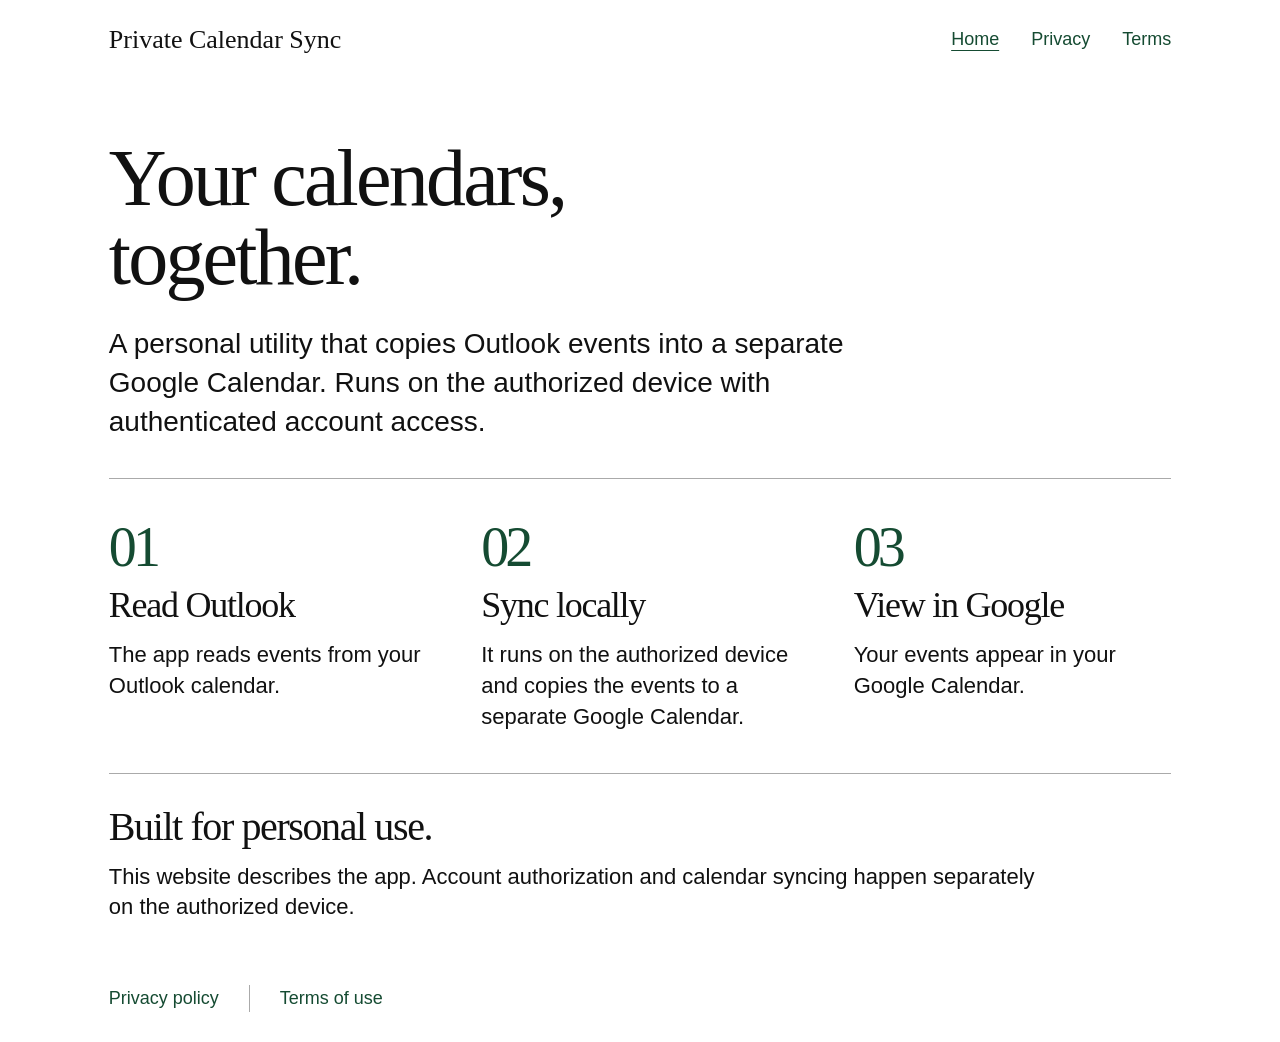
<file: index.html>
<!doctype html><html lang="en"><head><meta charset="utf-8"><meta name="viewport" content="width=device-width, initial-scale=1"><meta name="description" content="A personal Outlook-to-Google Calendar sync utility that runs on the authorized device."><meta name="referrer" content="no-referrer"><title>Home | Private Calendar Sync</title><link rel="stylesheet" href="styles.css"></head><body><a class="skip" href="#main">Skip to content</a><div class="wrap"><header><a class="brand" href="index.html">Private Calendar Sync</a><nav aria-label="Main navigation"><a href="index.html" aria-current="page">Home</a><a href="privacy.html">Privacy</a><a href="terms.html">Terms</a></nav></header><main id="main"><section class="hero"><h1>Your calendars,<br>together.</h1><p>A personal utility that copies Outlook events into a separate Google Calendar. Runs on the authorized device with authenticated account access.</p></section><section class="steps" aria-label="How it works"><div><span class="number" aria-hidden="true">01</span><h3>Read Outlook</h3><p>The app reads events from your Outlook calendar.</p></div><div><span class="number" aria-hidden="true">02</span><h3>Sync locally</h3><p>It runs on the authorized device and copies the events to a separate Google Calendar.</p></div><div><span class="number" aria-hidden="true">03</span><h3>View in Google</h3><p>Your events appear in your Google Calendar.</p></div></section><section class="personal"><h2>Built for personal use.</h2><p>This website describes the app. Account authorization and calendar syncing happen separately on the authorized device.</p></section></main><footer><a href="privacy.html">Privacy policy</a><a href="terms.html">Terms of use</a></footer></div></body></html>
</file>
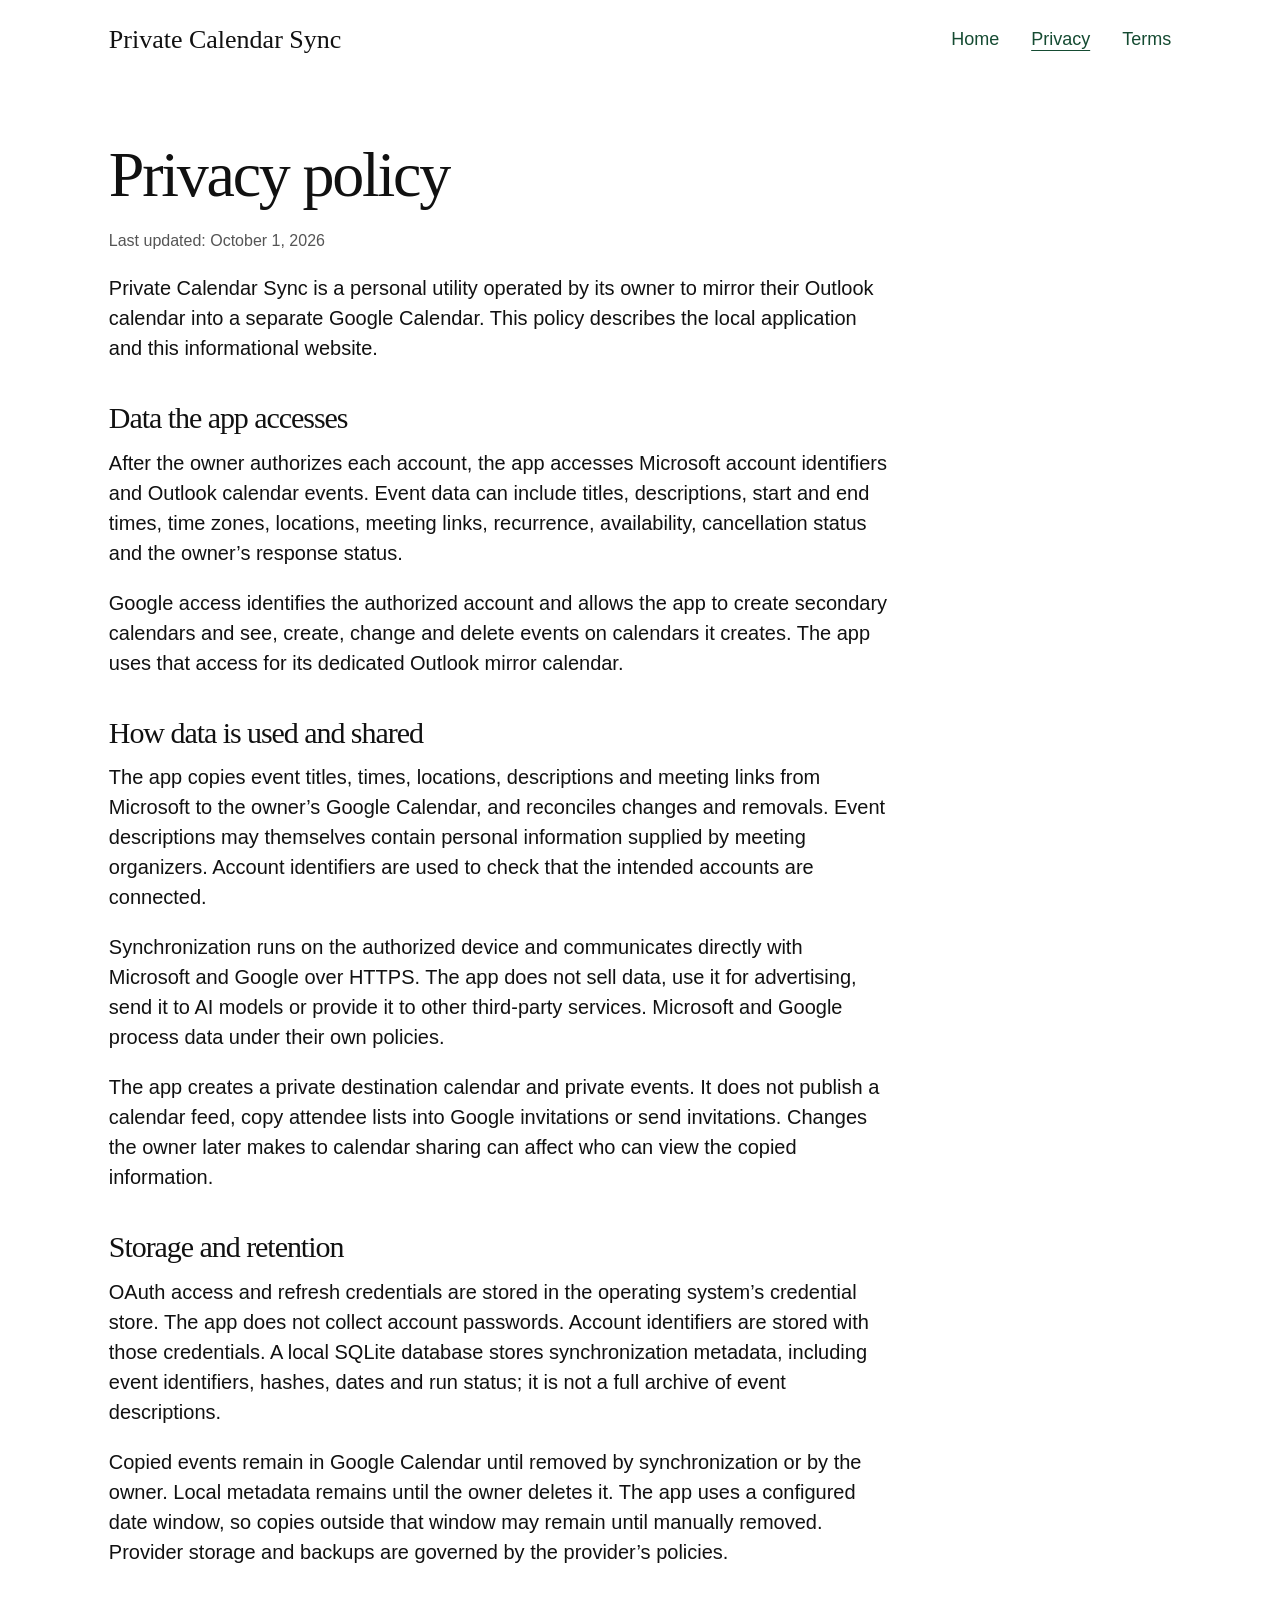
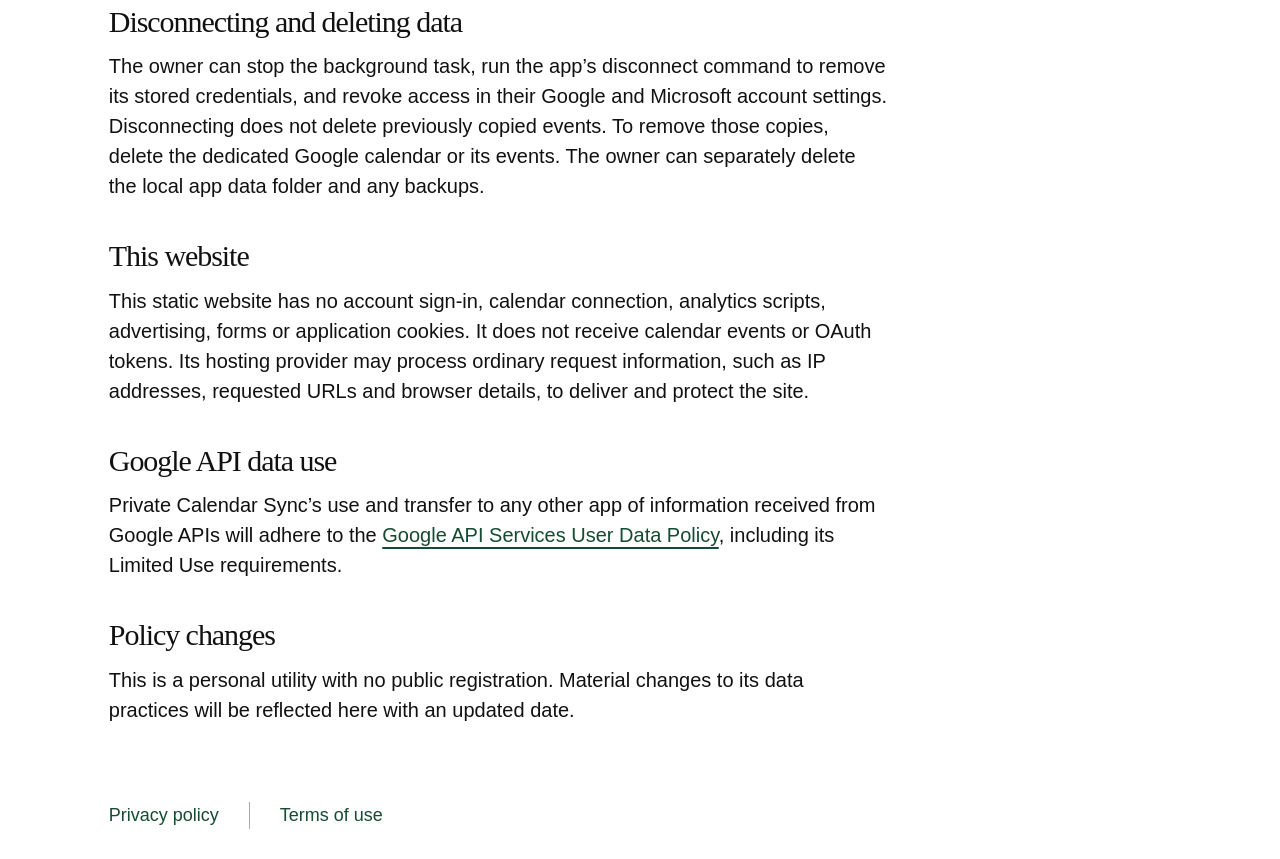
<file: privacy.html>
<!doctype html><html lang="en"><head><meta charset="utf-8"><meta name="viewport" content="width=device-width, initial-scale=1"><meta name="description" content="How Private Calendar Sync accesses, uses, stores and transfers calendar information."><meta name="referrer" content="no-referrer"><title>Privacy policy | Private Calendar Sync</title><link rel="stylesheet" href="styles.css"></head><body><a class="skip" href="#main">Skip to content</a><div class="wrap"><header><a class="brand" href="index.html">Private Calendar Sync</a><nav aria-label="Main navigation"><a href="index.html">Home</a><a href="privacy.html" aria-current="page">Privacy</a><a href="terms.html">Terms</a></nav></header><main id="main"><article class="article"><h1>Privacy policy</h1><p class="date">Last updated: October 1, 2026</p><p>Private Calendar Sync is a personal utility operated by its owner to mirror their Outlook calendar into a separate Google Calendar. This policy describes the local application and this informational website.</p><h2>Data the app accesses</h2><p>After the owner authorizes each account, the app accesses Microsoft account identifiers and Outlook calendar events. Event data can include titles, descriptions, start and end times, time zones, locations, meeting links, recurrence, availability, cancellation status and the owner’s response status.</p><p>Google access identifies the authorized account and allows the app to create secondary calendars and see, create, change and delete events on calendars it creates. The app uses that access for its dedicated Outlook mirror calendar.</p><h2>How data is used and shared</h2><p>The app copies event titles, times, locations, descriptions and meeting links from Microsoft to the owner’s Google Calendar, and reconciles changes and removals. Event descriptions may themselves contain personal information supplied by meeting organizers. Account identifiers are used to check that the intended accounts are connected.</p><p>Synchronization runs on the authorized device and communicates directly with Microsoft and Google over HTTPS. The app does not sell data, use it for advertising, send it to AI models or provide it to other third-party services. Microsoft and Google process data under their own policies.</p><p>The app creates a private destination calendar and private events. It does not publish a calendar feed, copy attendee lists into Google invitations or send invitations. Changes the owner later makes to calendar sharing can affect who can view the copied information.</p><h2>Storage and retention</h2><p>OAuth access and refresh credentials are stored in the operating system’s credential store. The app does not collect account passwords. Account identifiers are stored with those credentials. A local SQLite database stores synchronization metadata, including event identifiers, hashes, dates and run status; it is not a full archive of event descriptions.</p><p>Copied events remain in Google Calendar until removed by synchronization or by the owner. Local metadata remains until the owner deletes it. The app uses a configured date window, so copies outside that window may remain until manually removed. Provider storage and backups are governed by the provider’s policies.</p><h2>Disconnecting and deleting data</h2><p>The owner can stop the background task, run the app’s disconnect command to remove its stored credentials, and revoke access in their Google and Microsoft account settings. Disconnecting does not delete previously copied events. To remove those copies, delete the dedicated Google calendar or its events. The owner can separately delete the local app data folder and any backups.</p><h2>This website</h2><p>This static website has no account sign-in, calendar connection, analytics scripts, advertising, forms or application cookies. It does not receive calendar events or OAuth tokens. Its hosting provider may process ordinary request information, such as IP addresses, requested URLs and browser details, to deliver and protect the site.</p><h2>Google API data use</h2><p>Private Calendar Sync’s use and transfer to any other app of information received from Google APIs will adhere to the <a href="https://developers.google.com/terms/api-services-user-data-policy">Google API Services User Data Policy</a>, including its Limited Use requirements.</p><h2>Policy changes</h2><p>This is a personal utility with no public registration. Material changes to its data practices will be reflected here with an updated date.</p></article></main><footer><a href="privacy.html">Privacy policy</a><a href="terms.html">Terms of use</a></footer></div></body></html>
</file>
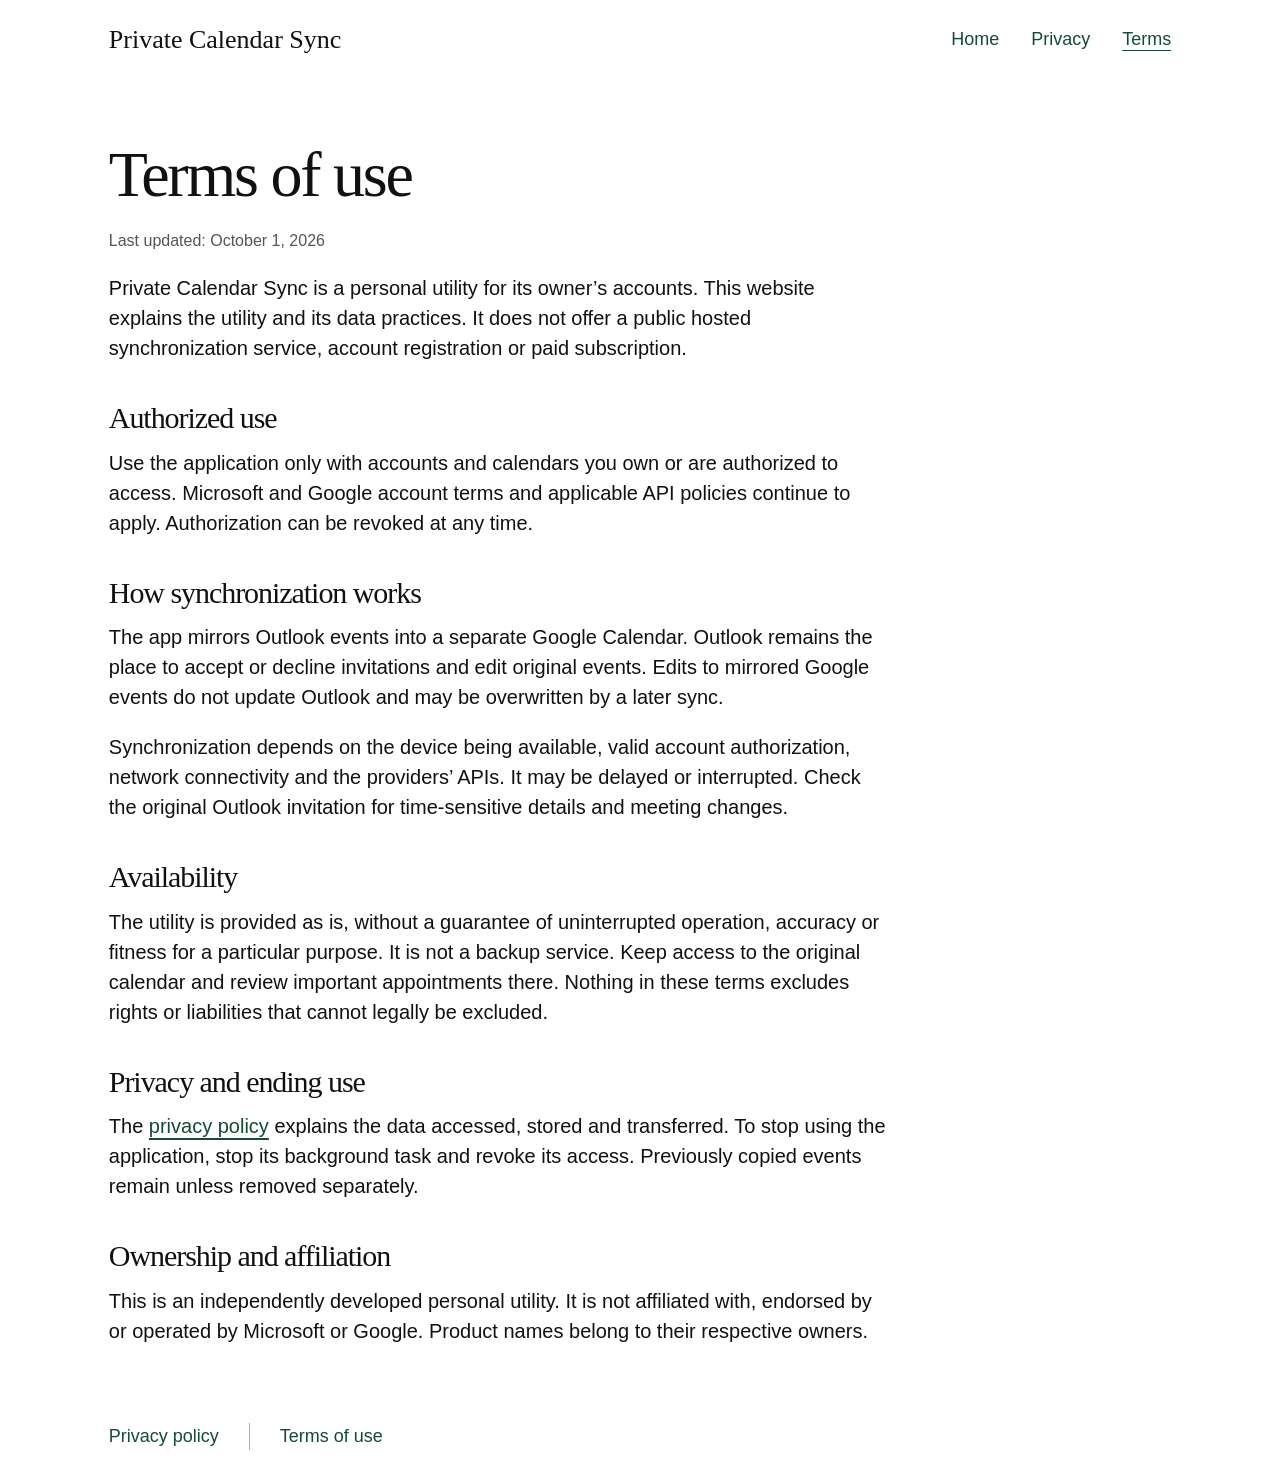
<file: terms.html>
<!doctype html><html lang="en"><head><meta charset="utf-8"><meta name="viewport" content="width=device-width, initial-scale=1"><meta name="description" content="Terms for the owner-operated Private Calendar Sync utility."><meta name="referrer" content="no-referrer"><title>Terms of use | Private Calendar Sync</title><link rel="stylesheet" href="styles.css"></head><body><a class="skip" href="#main">Skip to content</a><div class="wrap"><header><a class="brand" href="index.html">Private Calendar Sync</a><nav aria-label="Main navigation"><a href="index.html">Home</a><a href="privacy.html">Privacy</a><a href="terms.html" aria-current="page">Terms</a></nav></header><main id="main"><article class="article"><h1>Terms of use</h1><p class="date">Last updated: October 1, 2026</p><p>Private Calendar Sync is a personal utility for its owner’s accounts. This website explains the utility and its data practices. It does not offer a public hosted synchronization service, account registration or paid subscription.</p><h2>Authorized use</h2><p>Use the application only with accounts and calendars you own or are authorized to access. Microsoft and Google account terms and applicable API policies continue to apply. Authorization can be revoked at any time.</p><h2>How synchronization works</h2><p>The app mirrors Outlook events into a separate Google Calendar. Outlook remains the place to accept or decline invitations and edit original events. Edits to mirrored Google events do not update Outlook and may be overwritten by a later sync.</p><p>Synchronization depends on the device being available, valid account authorization, network connectivity and the providers’ APIs. It may be delayed or interrupted. Check the original Outlook invitation for time-sensitive details and meeting changes.</p><h2>Availability</h2><p>The utility is provided as is, without a guarantee of uninterrupted operation, accuracy or fitness for a particular purpose. It is not a backup service. Keep access to the original calendar and review important appointments there. Nothing in these terms excludes rights or liabilities that cannot legally be excluded.</p><h2>Privacy and ending use</h2><p>The <a href="privacy.html">privacy policy</a> explains the data accessed, stored and transferred. To stop using the application, stop its background task and revoke its access. Previously copied events remain unless removed separately.</p><h2>Ownership and affiliation</h2><p>This is an independently developed personal utility. It is not affiliated with, endorsed by or operated by Microsoft or Google. Product names belong to their respective owners.</p></article></main><footer><a href="privacy.html">Privacy policy</a><a href="terms.html">Terms of use</a></footer></div></body></html>
</file>
<file: styles.css>
*{box-sizing:border-box}html{color-scheme:light}body{margin:0;background:#fff;color:#111;font:20px/1.5 Arial,Helvetica,sans-serif}a{color:#154b32;text-underline-offset:5px}a:hover{text-decoration:underline}a:focus-visible{outline:3px solid #154b32;outline-offset:6px}.wrap{width:83%;max-width:1245px;margin:auto}header{display:flex;justify-content:space-between;align-items:center;padding:24px 0;gap:24px}.brand{font:26px/1.2 Georgia,serif;color:#111;text-decoration:none}nav{display:flex;gap:32px}nav a{text-decoration:none;font-size:18px}nav a[aria-current=page]{text-decoration:underline}h1,h2,h3{font-family:Georgia,'Times New Roman',serif;font-weight:400;letter-spacing:-.035em}h1{font-size:80px;line-height:.98;margin:0 0 28px}h2{font-size:40px;line-height:1.15;margin:0 0 12px}h3{font-size:36px;line-height:1.15;margin:0 0 14px}p{margin:0 0 20px}.hero{padding:60px 0 16px}.hero p{max-width:830px;font-size:28px;line-height:1.4}.steps{border-top:1px solid #aaa;border-bottom:1px solid #aaa;display:grid;grid-template-columns:repeat(3,1fr);gap:55px;padding:35px 0 40px}.number{display:block;font:56px/1.2 Georgia,serif;color:#154b32;letter-spacing:-.07em;margin-bottom:4px}.steps p{font-size:22px;line-height:1.4;margin:0}.personal{padding:30px 0 0}.personal p{max-width:950px;font-size:22px;line-height:1.4}footer{display:flex;gap:30px;padding:42px 0 30px;font-size:18px;flex-wrap:wrap}footer a{text-decoration:none}footer a+a{border-left:1px solid #aaa;padding-left:30px}.article{max-width:780px;padding:62px 0 15px}.article h1{font-size:64px;line-height:1.06;margin-bottom:20px}.article h2{font-size:30px;margin:38px 0 12px}.article li{margin:9px 0}.date{font-size:16px;color:#555}.skip{position:absolute;left:12px;top:-70px;background:white;padding:8px}.skip:focus{top:8px}@media(max-width:700px){body{font-size:18px}.wrap{width:88%}header{align-items:flex-start;flex-direction:column;padding:24px 0;gap:20px}.brand{font-size:24px}nav{gap:26px}.hero{padding:38px 0 28px}h1{font-size:54px;line-height:1.02}.hero p{font-size:22px}.steps{grid-template-columns:1fr;gap:32px;padding:28px 0}.number{font-size:44px}h3{font-size:30px}.steps p,.personal p{font-size:19px}.personal{padding-top:28px}h2{font-size:32px}footer{gap:18px;font-size:16px;padding-top:32px}footer a+a{padding-left:18px}.article{padding-top:34px}.article h1{font-size:46px}.article h2{font-size:28px}}
</file>
